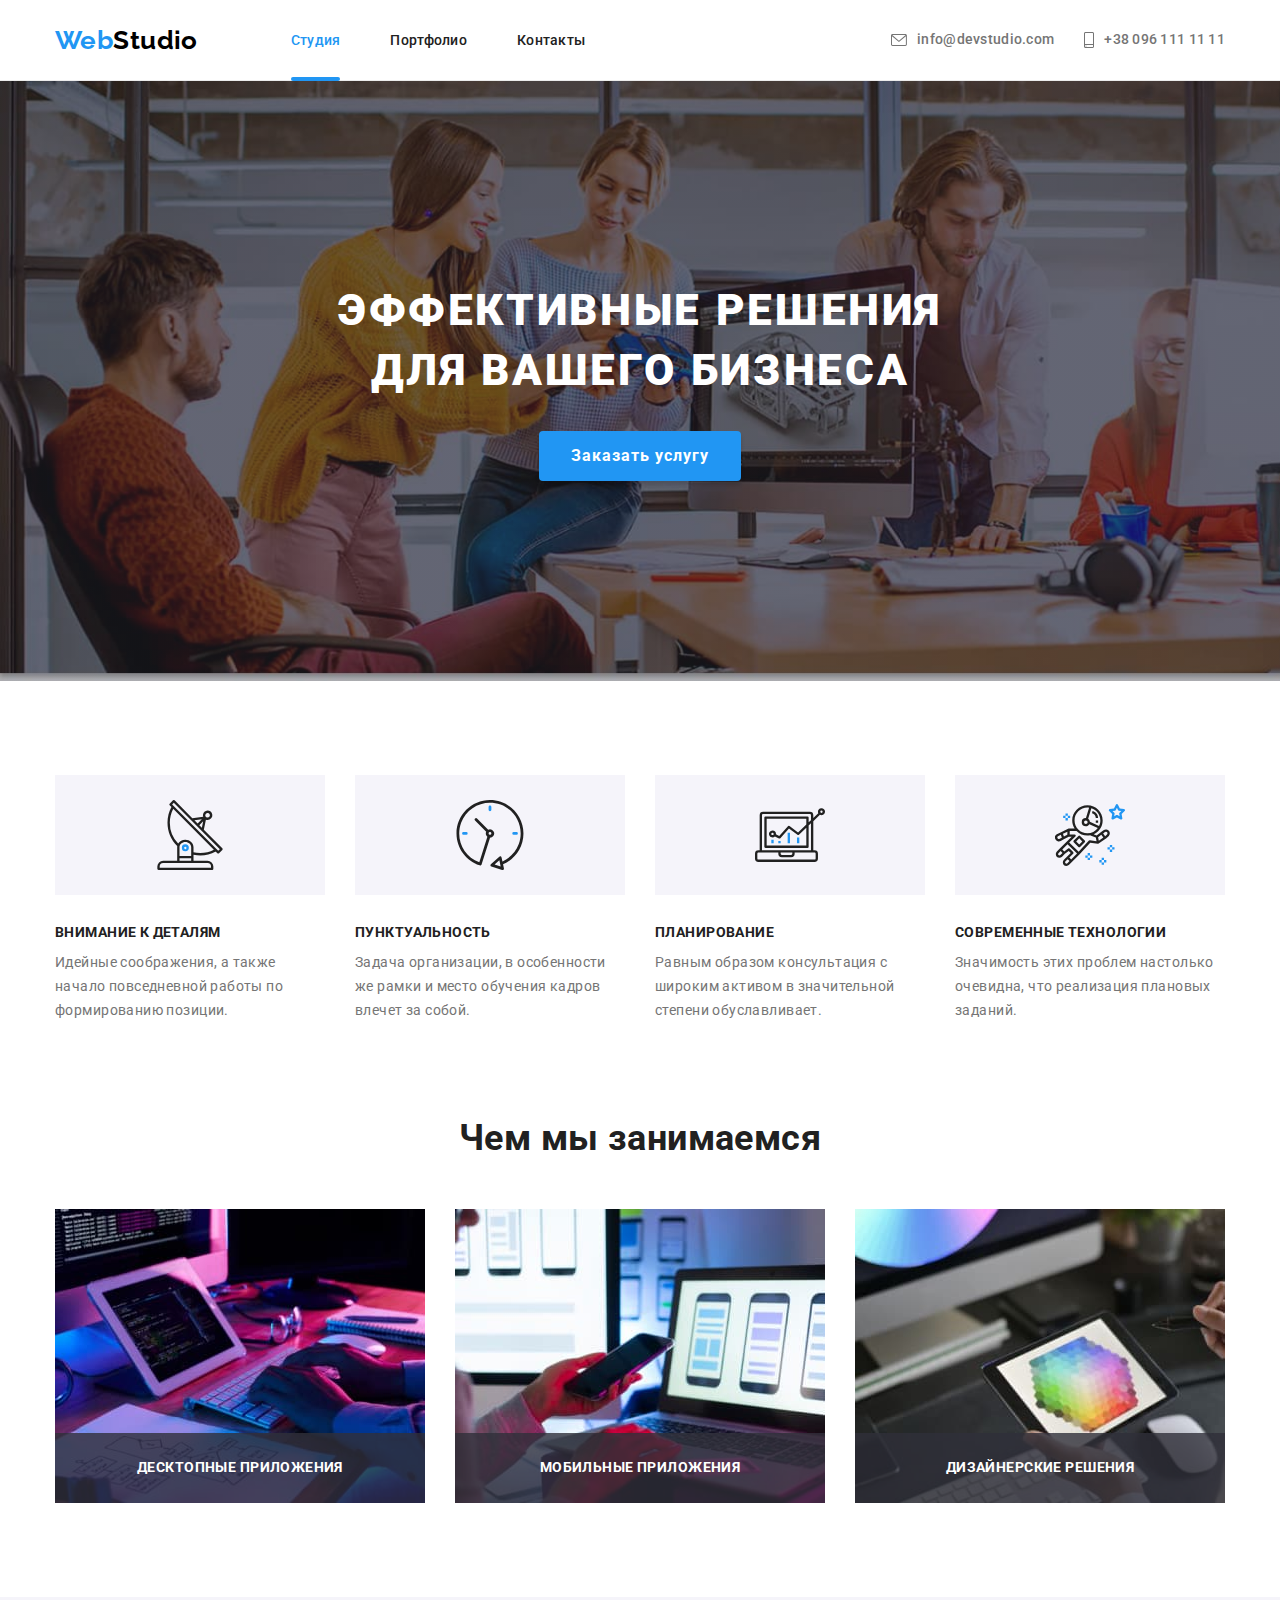
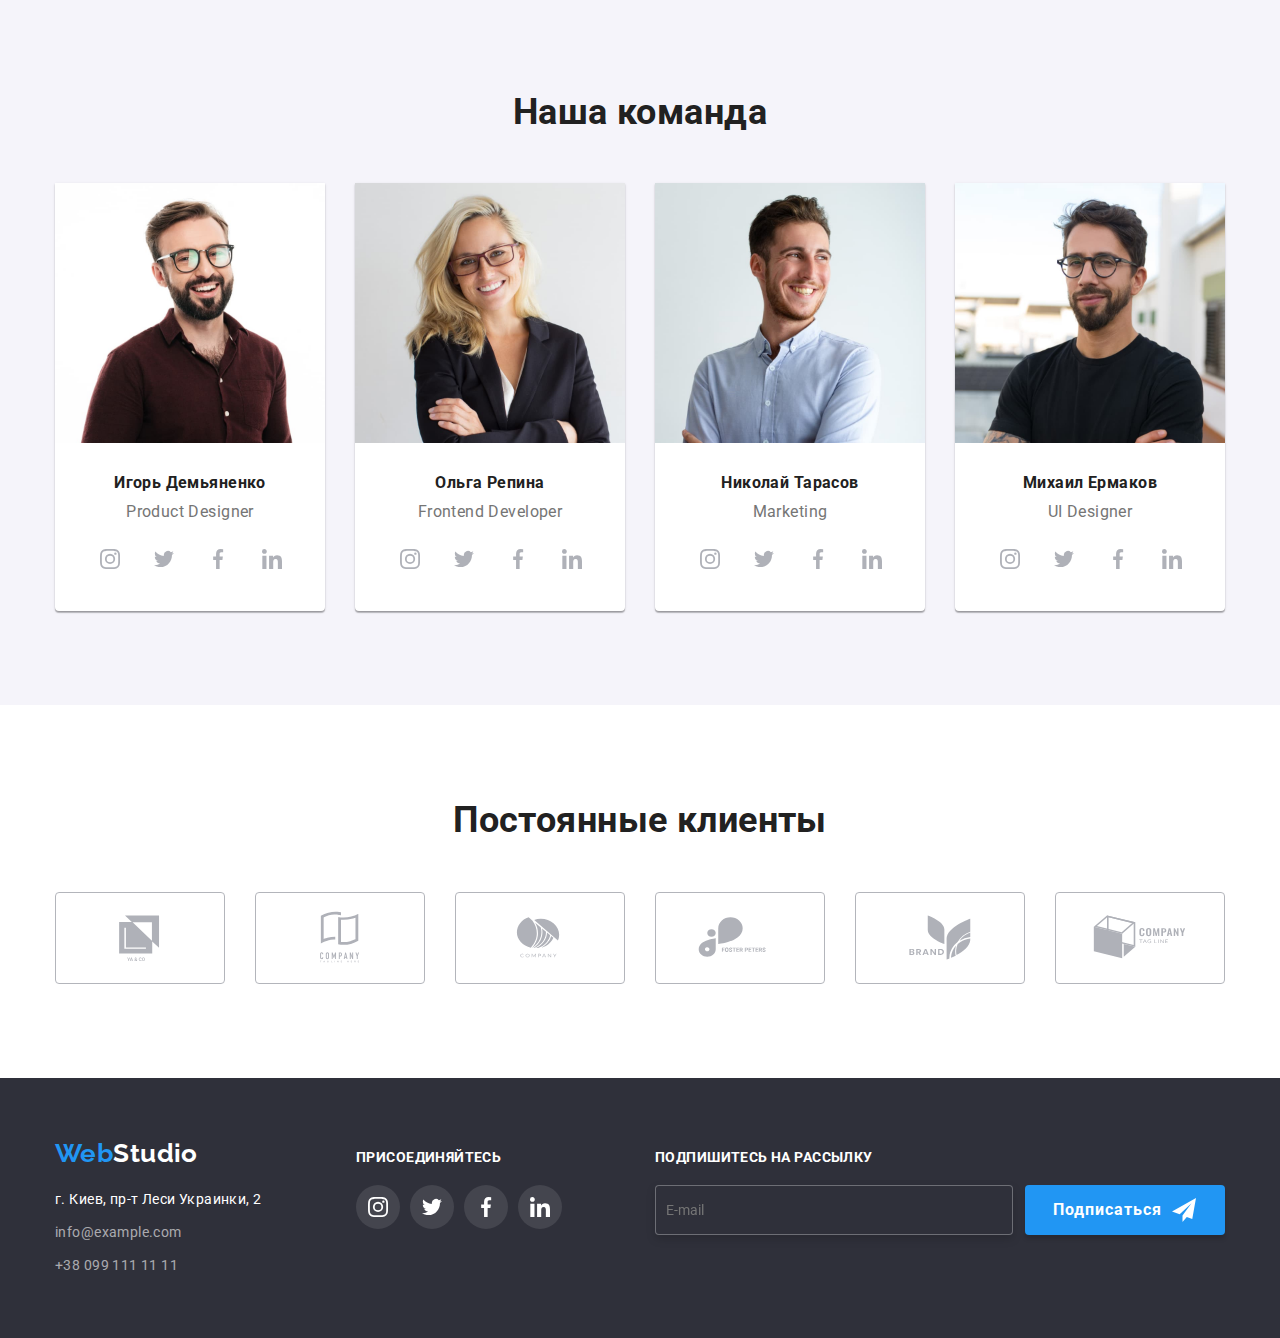
<file: index.html>
<!DOCTYPE html>
<html lang="ru">
<head>
    <meta charset="UTF-8">
    <meta http-equiv="X-UA-Compatible" content="IE=edge">
    <meta name="viewport" content="width=device-width, initial-scale=1.0">
    <title>WebStudio</title>
    <link rel="preconnect" href="https://fonts.googleapis.com">
    <link rel="preconnect" href="https://fonts.gstatic.com" crossorigin>
    <link href="https://fonts.googleapis.com/css2?family=Raleway:wght@700&family=Roboto:wght@400;500;700;900&display=swap" rel="stylesheet">
    <link rel="stylesheet" href="https://cdnjs.cloudflare.com/ajax/libs/modern-normalize/1.1.0/modern-normalize.min.css">
    <link rel="stylesheet" href="./css/main.min.css ">
    
    
</head>
<body>
    <!--Шапка сайта-->
    <header class="header" >
        <div class="container header__container">
        <a class="logo" href="./index.html">Web<span class="logo__accent">Studio</span></a>
    <nav>
        <ul class="site-nav">
            <li class="site-nav__item"><a href="#" class ="site-nav__link site-nav__link--current">Студия</a></li>
            <li class="site-nav__item"><a href="./portfolio.html" class="site-nav__link">Портфолио</a></li>
            <li class="site-nav__item"><a href="#" class="site-nav__link">Контакты</a></li>
        </ul>
    </nav>

        <ul class="contacts-list">
            <li class="contacts-list__item">
                <a href="mailto:info@devstudio.com" class="contacts-list__link">
                     <svg class="contacts-list__icon" width="16" height="12">
                     <use href="./images/icons.svg#icon-envelope"></use>
                    </svg>info@devstudio.com
                </a>
                
            </li>
            <li class="contacts-list__item"><a href="tel:+380961111111" class="contacts-list__link">
                <svg class="contacts-list__icon" width="10" height="16">
                <use href="./images/icons.svg#icon-smartphone"></use>
            </svg>
                +38 096 111 11 11</a></li>
        </ul>
        </div>
    </header>


    <main>
       <!--Герой-->
        <section class="hero">
            <h1 class="hero__title">Эффективные решения <br> для вашего бизнеса</h1>
            <button data-modal-open type ="button" class="hero__button">Заказать услугу</button>
        </section>
       
        <!--Преимущества-->
        
        <section class="section">
            <div class="container">
                <h2 class="hidden-title">Преимущества</h2>

                <ul class="quality">
                    <li class="quality__item ">
                        <div class="quality__thumb">
                        <svg width="70" height="70">
                        <use href="./images/icons.svg#icon-antenna"></use>
                        </svg>
                        </div>
                         <h3 class="quality__title">Внимание к деталям</h3>
                        <p class="quality__text"> Идейные соображения, а также начало повседневной работы по формированию позиции.</p>
                    </li>

                    <li class="quality__item ">
                        <div class="quality__thumb">
                            <svg width="70" height="70">
                                <use href="./images/icons.svg#icon-clock"></use>
                            </svg>
                        </div>
                        <h3 class="quality__title">Пунктуальность</h3> 
                        <p class="quality__text">Задача организации, в особенности же рамки и место обучения кадров влечет за собой.</p>
                    </li>

                    <li class="quality__item ">
                        <div class="quality__thumb">
                            <svg width="70" height="70">
                                <use href="./images/icons.svg#icon-diagram"></use>
                            </svg>
                        </div>
                        <h3 class="quality__title">Планирование</h3>
                        <p class="quality__text">Равным образом консультация с широким активом в значительной степени обуславливает.</p>
                    </li>

                    <li class="quality__item ">
                        <div class="quality__thumb">
                            <svg  width="70" height="70">
                                <use href="./images/icons.svg#icon-astronaut"></use>
                            </svg>
                        </div>
                        <h3 class="quality__title">Современные технологии</h3>
                        <p class="quality__text"> Значимость этих проблем настолько очевидна, что реализация плановых заданий. </p>
                    </li>
                </ul>
           </div>
        </section>
       
      <!--Наши услуги-->
        <section class="section section--no-padding">
            <div class="container">
             <h2 class="section__title">Чем мы занимаемся</h2>
             <ul class="works">
                 <li class="works__item"><img src="./images/box1.jpg" alt="разработка сайта" width="370" height="294"/>
                    <div class="works__overlay">
                        <p class="works__text">Десктопные приложения</p>
                    </div>
                </li>

                 <li class="works__item"><img src="./images/box2.jpg" alt="разработка мобильных приложений" width="370" height="294"/>
                    <div class="works__overlay">
                        <p class="works__text">Мобильные приложения</p>
                    </div>
                </li> 

                 <li class="works__item"><img src="./images/box3.jpg" alt="разработка дизайна" width="370" height="294"/>
                    <div class="works__overlay">
                        <p class="works__text">Дизайнерские решения</p>
                    </div>
                </li>    
             </ul>
            </div> 
        </section>

        <!--Наша команда-->
        <section class="section section--background">
            <div class="container">
                <h2 class="section__title">Наша команда</h2>
                <ul class="team">
                    <li class="team__item">
                        <img src="./images/img4.jpg" alt="фото Игоря Демьяненка" width="270" height="260"/>
                        <div class="team__card">
                        <h3 class="team__title">Игорь Демьяненко</h3>
                        <p class="team__description">Product Designer</p>

                    <ul class="socialnets">
                        <li class="socialnets__item">
                            <a href="#" class="socialnets__link">
                               <svg class="socialnets__icon" width="20" height="20">
                                 <use href="./images/icons.svg#icon-instagram"></use>
                                </svg> 
                            </a>
                        </li>
                            
                        <li class="socialnets__item">
                            <a href="#" class="socialnets__link">
                                <svg class="socialnets__icon" width="20" height="20">
                                    <use href="./images/icons.svg#icon-twitter"></use>
                                </svg>
                            </a>
                        </li>

                        <li class="socialnets__item">
                            <a href="#" class="socialnets__link">
                                <svg class="socialnets__icon" width="20" height="20">
                                    <use href="./images/icons.svg#icon-facebook"></use>
                                </svg>
                            </a>
                        </li>
                                
                        <li class="socialnets__item">
                            <a href="#" class="socialnets__link">
                                 <svg class="socialnets__icon" width="20" height="20">
                                     <use href="./images/icons.svg#icon-linkedin"></use>
                                 </svg>
                            </a>
                        </li>
                    </ul>    
                 </div>
                 </li>

                     <li class="team__item">
                        <img src="./images/img5.jpg" alt="фото Ольги Репиной" width="270" height="260"/>
                        <div class="team__card">
                            <h3 class="team__title">Ольга Репина</h3>
                            <p class="team__description">Frontend Developer</p>
                                <ul class="socialnets">
                                    <li class="socialnets__item">
                                        <a href="#" class="socialnets__link">
                                            <svg class="socialnets__icon" width="20" height="20">
                                                <use href="./images/icons.svg#icon-instagram"></use>
                                            </svg>
                                        </a>
                                    </li>
                                
                                    <li class="socialnets__item">
                                        <a href="#" class="socialnets__link">
                                            <svg class="socialnets__icon" width="20" height="20">
                                                <use href="./images/icons.svg#icon-twitter"></use>
                                            </svg>
                                        </a>
                                    </li>
                                
                                    <li class="socialnets__item">
                                        <a href="#" class="socialnets__link">
                                            <svg class="socialnets__icon" width="20" height="20">
                                                <use href="./images/icons.svg#icon-facebook"></use>
                                            </svg>
                                        </a>
                                    </li>
                                
                                    <li class="socialnets__item">
                                        <a href="#" class="socialnets__link">
                                            <svg class="socialnets__icon" width="20" height="20">
                                                <use href="./images/icons.svg#icon-linkedin"></use>
                                            </svg>
                                        </a>
                                    </li>
                                </ul>
                         </div>
                    </li>
                        
                    <li class="team__item">
                         <img src="./images/img6.jpg" alt="фото Николая Тарасова" width="270" height="260"/>
                        <div class="team__card">
                            <h3 class="team__title">Николай Тарасов</h3>
                            <p class="team__description">Marketing</p>
                            <ul class="socialnets">
                               <li class="socialnets__item">
                                    <a href="#" class="socialnets__link">
                                    <svg class="socialnets__icon" width="20" height="20">
                                    <use href="./images/icons.svg#icon-instagram"></use>
                                </svg> 
                            </a>
                            </li>
                            
                                <li class="socialnets__item">
                                    <a href="#" class="socialnets__link">
                                        <svg class="socialnets__icon" width="20" height="20">
                                            <use href="./images/icons.svg#icon-twitter"></use>
                                        </svg>
                                    </a>
                                </li>

                                <li class="socialnets__item">
                                    <a href="#" class="socialnets__link">
                                        <svg class="socialnets__icon" width="20" height="20">
                                            <use href="./images/icons.svg#icon-facebook"></use>
                                        </svg>
                                    </a>
                                </li>
                                
                                <li class="socialnets__item">
                                    <a href="#" class="socialnets__link">
                                        <svg class="socialnets__icon" width="20" height="20">
                                            <use href="./images/icons.svg#icon-linkedin"></use>
                                        </svg>
                                    </a>
                                </li>
                            </ul>    
                        </div>
                    </li>
                        
                    <li class="team__item">
                        <img src="./images/img7.jpg" alt="фото Михаила Ермакова" width="270" height="260"/>
                        <div class="team__card">
                            <h3 class="team__title">Михаил Ермаков</h3>
                            <p class="team__description">UI Designer</p>
                            <ul class="socialnets">
                                <li class="socialnets__item">
                                    <a href="#" class="socialnets__link">
                                        <svg class="socialnets__icon" width="20" height="20">
                                            <use href="./images/icons.svg#icon-instagram"></use>
                                        </svg>
                                    </a>
                                </li>
                            
                                <li class="socialnets__item">
                                    <a href="#" class="socialnets__link">
                                        <svg class="socialnets__icon" width="20" height="20">
                                            <use href="./images/icons.svg#icon-twitter"></use>
                                        </svg>
                                    </a>
                                </li>
                            
                                <li class="socialnets__item">
                                    <a href="#" class="socialnets__link">
                                        <svg class="socialnets__icon" width="20" height="20">
                                            <use href="./images/icons.svg#icon-facebook"></use>
                                        </svg>
                                    </a>
                                </li>
                            
                                <li class="socialnets__item">
                                    <a href="#" class="socialnets__link">
                                        <svg class="socialnets__icon" width="20" height="20">
                                            <use href="./images/icons.svg#icon-linkedin"></use>
                                        </svg>
                                    </a>
                                </li>
                            </ul>
                        </div>
                    </li>
             </ul>
        </div>
    </section>

    <!--Клиенты-->

    <section class="section">
        <div class="container">
            <h2 class="section__title">Постоянные клиенты</h2>
            
            <ul class="clients">
                <li class="clients__item">
                    <a href="#" class="clients__link">
                        <svg class="clients__icon" width="160" height="60">
                            <use href="./images/icons.svg#icon-Logo1"></use> 
                        </svg>
                    </a>
                </li>

                <li class="clients__item">
                    <a href="#" class="clients__link">
                        <svg class="clients__icon" width="160" height="60">
                            <use href="./images/icons.svg#icon-Logo2"></use> </svg>
                    </a>
                </li>

                <li class="clients__item">
                    <a href="#" class="clients__link">
                        <svg class="clients__icon" width="160" height="60">
                            <use href="./images/icons.svg#icon-Logo3"></use></svg>
                    </a>
                </li>

                <li class="clients__item">
                    <a href="#" class="clients__link">
                        <svg class="clients__icon" width="160" height="60">
                            <use href="./images/icons.svg#icon-Logo4"></use></svg>
                    </a>
                </li>

                <li class="clients__item">
                    <a href="#" class="clients__link">
                        <svg class="clients__icon" width="160" height="60">
                            <use href="./images/icons.svg#icon-Logo5"></use></svg>
                    </a>
                </li>

                <li class="clients__item">
                    <a href="#" class="clients__link">
                        <svg class="clients__icon" width="160" height="60">
                            <use href="./images/icons.svg#icon-Logo6"></use></svg>
                    </a>
                </li>
            </ul>
        </div>
    
    </section>



    </main>

    <!--Футер-->
    <footer class="footer">
        <div class="container footer-container">
            <div>
                <a class="logo footer-logo" href= "./index.html">Web<span class="logo__accent logo__accent--reverse">Studio</span></a>
                    <address>
                        <ul class="address">
                            <li class="address__item"><span class="address__letter">г. Киев, пр-т Леси Украинки, 2</span></li>
                            <li class="address__item"><a href="#" class="address__link">info@example.com</a></li>
                            <li class="address__item"><a href="#" class="address__link">+38 099 111 11 11</a></li>    
                        </ul>
                    </address>
            </div>
       

    <div class="accession">
        <p class="accession__text">Присоединяйтесь</p>
        <ul class="socials">
            <li class="socials__item">
                <a href="#" class="socials__link">
                    <svg class="socials__icon" width="20" height="20">
                        <use href="./images/icons.svg#icon-instagram"></use>
    	            </svg>
                 </a>
          </li>
    
          <li class="socials__item">
                <a href="#" class="socials__link">
                    <svg class="socials__icon" width="20" height="20">
                        <use href="./images/icons.svg#icon-twitter"></use>
    	            </svg>
                </a>
          </li>
    
          <li class="socials__item">
                <a href="#" class="socials__link">
                    <svg class="socials__icon" width="20" height="20">
                        <use href="./images/icons.svg#icon-facebook"></use>
    	           </svg>
                 </a>
          </li>
    
          <li class="socials__item">
                <a href="#" class="socials__link">
                    <svg class="socials__icon" width="20" height="20">
                        <use href="./images/icons.svg#icon-linkedin"></use>
    	           </svg>
                </a>
          </li>
        </ul>
    </div>

    <div class="subscription">
        <p class="subscription__text">Подпишитесь на рассылку</p>
        <form class="subscription__form">
            <label class="subscription__label"></label> 
            <input type="email" name="email" placeholder="E-mail" id="e-mail" class="subscription__input" autocomplete="on"/>

            <button type="submit" class="subscription__button">Подписаться
            <svg class="subscription__icon" width="24" height="24">
                <use href="./images/icons.svg#icon-icon-send-1"></use>
           </svg>
        </button>
           </form>
    </div>

    </div>
    
</footer>

  <!--Модальное окно-->  
  <div class= "backdrop is-hidden" data-modal>
      <div class="modal">
          <button type="button" class="modal__button--close" data-modal-close>
              <svg class="modal__icon--close" width="18" height="18">
                  <use href="./images/icons.svg#icon-close-black-18dp-2-1-2"></use>
              </svg>
          </button>
        <p class="modal__title">Оставьте свои данные, мы вам перезвоним</p>
        
        <form class="modal-form">
            
            <div class="form-field">
              <label for="name" class="form-field__label">Имя</label>
              <input type="text" name="name" id="name" class="form-field__input"/>
                <svg class="form-field__icon" width="18" height="18">
                    <use href="./images/icons.svg#icon-person-black-18dp-1-1"></use>
                </svg>
            </div>
             
            <div class="form-field">
              <label for="tel" class="form-field__label">Телефон</label>
              <input type="tel" name="tel" id="tel" class="form-field__input"/>
                <svg class="form-field__icon" width="18" height="18">
                    <use href="./images/icons.svg#icon-phone-black-18dp-1-1"></use>
                </svg>
            </div>

            <div class="form-field">
              <label for="email" class="form-field__label">Почта</label>
              <input type="email" name="email" id="email" class="form-field__input" required/>
                <svg class="form-field__icon" width="18" height="18">
                    <use href="./images/icons.svg#icon-email-black-18dp-1-1"></use>
                </svg>
            </div>

            <div class="form-field comment">
              <label for="comment" class="form-field__label">Комментарий</label>
              <textarea class="form-field__text" name="comment" id="comment"  rows="8" placeholder="Введите текст"></textarea>
            </div>

            <label class="agreement">
                <input class="agreement__checkbox" type="checkbox" name="policy" id="policy"/>
                <span class="agreement__icon"></span>
                Соглашаюсь с рассылкой и принимаю<a href="#" class="agreement__link">Условия договора</a>
            </label>
              <button class="agreement__button" type="submit">Отправить</button>
      </form >
          
    </div>

</div>
  
<script src="./js/modal.js"></script>
</body>

</html>
</file>
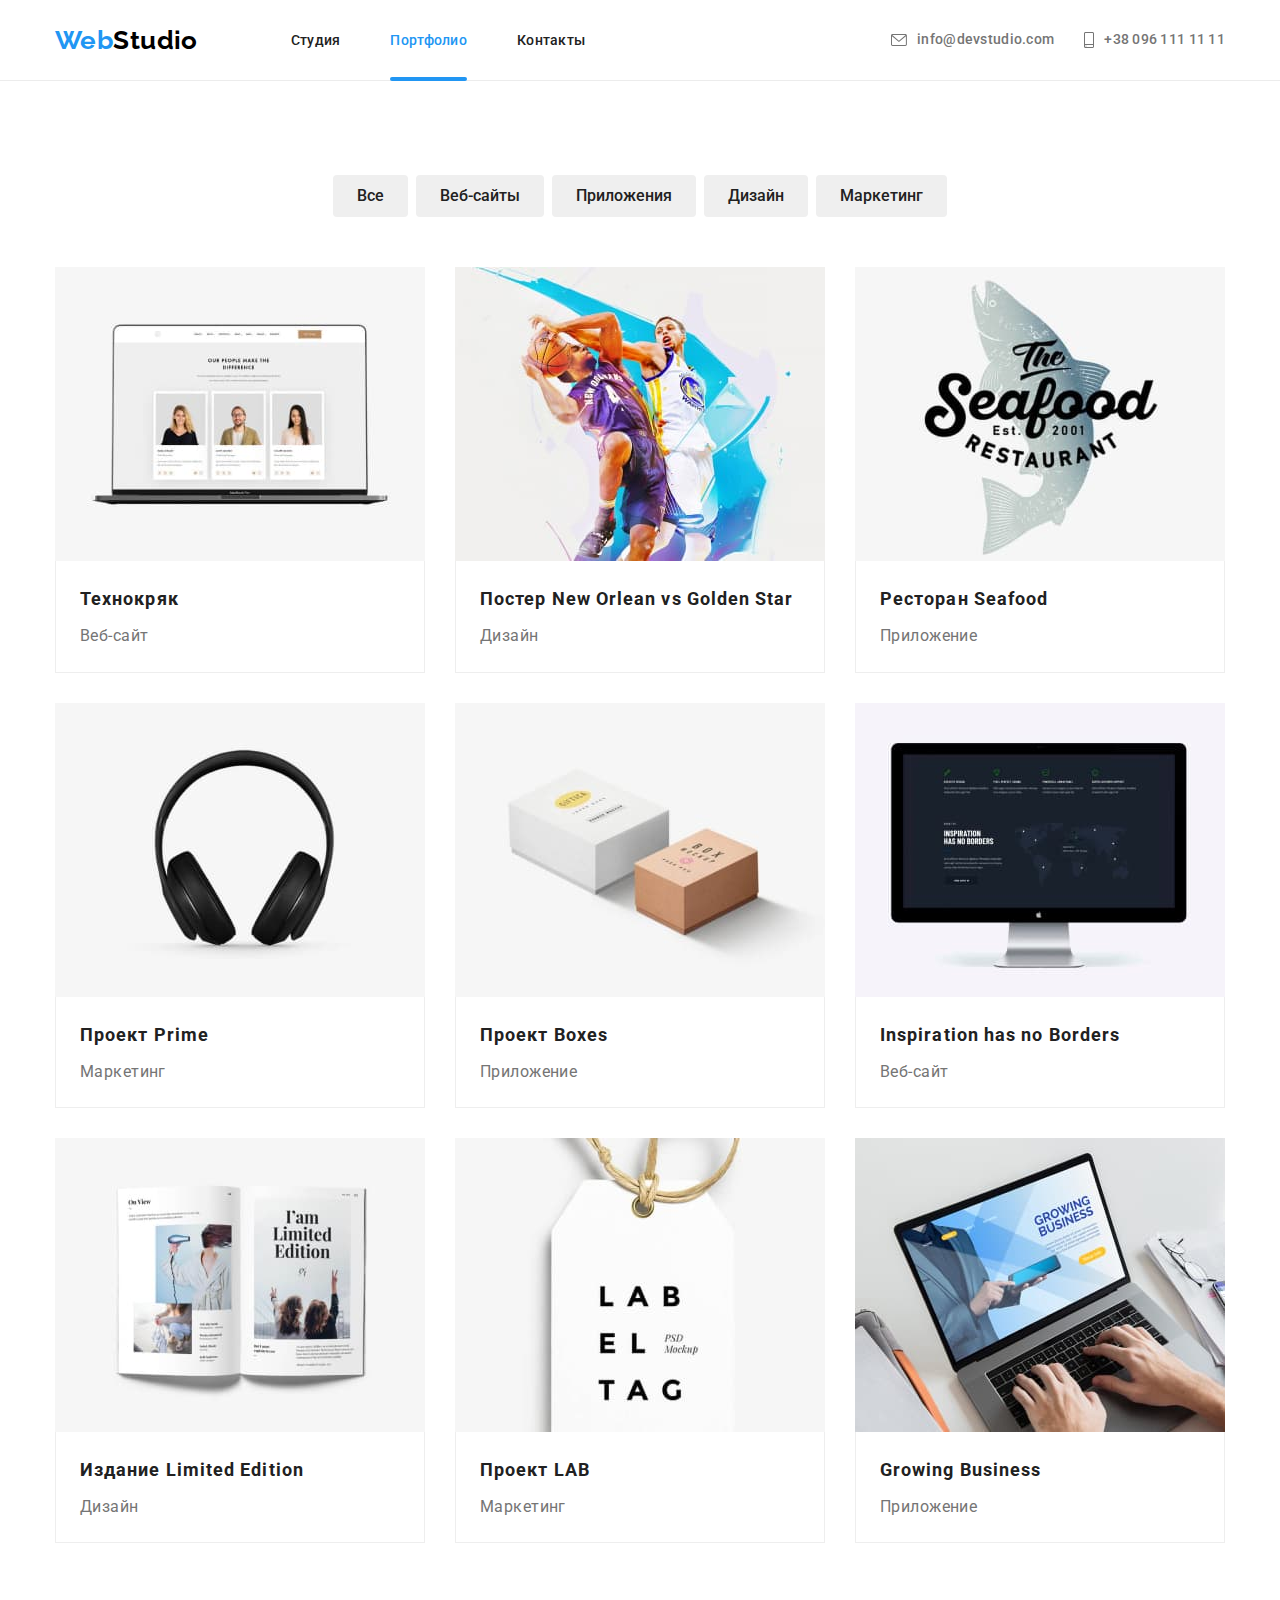
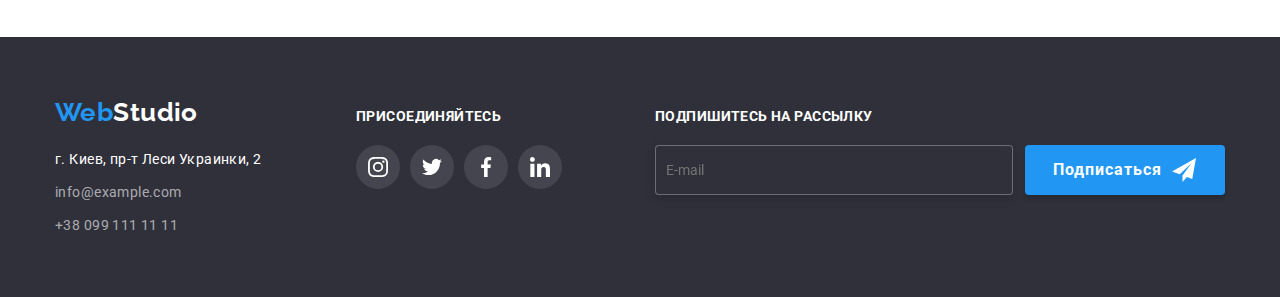
<file: portfolio.html>
<!DOCTYPE html>
<html lang="en">
<head>
    <meta charset="UTF-8">
    <meta http-equiv="X-UA-Compatible" content="IE=edge">
    <meta name="viewport" content="width=device-width, initial-scale=1.0">
    <title>Portfolio</title>
    <link rel="preconnect" href="https://fonts.googleapis.com">
    <link rel="preconnect" href="https://fonts.gstatic.com" crossorigin>
    <link href="https://fonts.googleapis.com/css2?family=Raleway:wght@700&family=Roboto:wght@400;500;700;900&display=swap" rel="stylesheet">
    <link rel="stylesheet" href="https://cdnjs.cloudflare.com/ajax/libs/modern-normalize/1.1.0/modern-normalize.min.css">
    <link rel="stylesheet" href="./css/main.min.css ">
    
</head>
<body class="page">
<!--Шапка сайта-->
<header class="header">
    <div class="container header__container">
        <a class="logo" href="./index.html">Web<span class="logo__accent">Studio</span></a>
        <nav>
            <ul class="site-nav">
                <li class="site-nav__item"><a href="./index.html" class="site-nav__link">Студия</a></li>
                <li class="site-nav__item"><a href="./portfolio.html" class="site-nav__link site-nav__link--current">Портфолио</a></li>
                <li class="site-nav__item"><a href="#" class="site-nav__link">Контакты</a></li>
            </ul>
        </nav>

        <ul class="contacts-list">
            <li class="contacts-list__item">
                <a href="mailto:info@devstudio.com" class="contacts-list__link">
                    <svg class="contacts-list__icon" width="16" height="12">
                        <use href="./images/icons.svg#icon-envelope"></use>
                    </svg>info@devstudio.com
                </a>

            </li>
            <li class="contacts-list__item"><a href="tel:+380961111111" class="contacts-list__link">
                    <svg class="contacts-list__icon" width="10" height="16">
                        <use href="./images/icons.svg#icon-smartphone"></use>
                    </svg>
                    +38 096 111 11 11</a></li>
        </ul>
    </div>
</header>


<main>
    <!--Портфолио работ-->
    <section class="section">
        <div class="container">
        <h1 class="hidden-title">Портфолио работ</h1>
            <ul class="filter">
                <li class="filter__item"><button type="button" class="filter__button">Все</button></li>
                <li class="filter__item"><button type="button" class="filter__button">Веб-сайты</button></li>
                <li class="filter__item"><button type="button" class="filter__button">Приложения</button></li>
                <li class="filter__item"><button type="button" class="filter__button">Дизайн</button></li>
                <li class="filter__item"><button type="button" class="filter__button">Маркетинг</button></li>
            </ul>
        

        
        <ul class="portfolio">
            <li class=" portfolio__item">
                <a href="#" class="product-card">
                    <div class="product-card__thumb">
                    <img src="./images/img8.jpg" alt="веб-сайт" width="370"/>
                    <div class="product-card__overlay">
                            <p class="product-card__description">Технокряк это современная площадка распространения коронавируса. 
                                Компании используют эту платформу для цифрового шпионажа и атак на защищённые сервера конкурентов.</p>
                        </div>
                    </div>
                   
                    <div class="product-card__content">
                        <h2 class="product-card__title">Технокряк</h2>
                        <p class="product-card__text">Веб-сайт</p>
                    </div>
                </a>
            
           </li>    
            
            <li class="portfolio__item">
                <a href="#" class="product-card">
                    <div class="product-card__thumb">
                    <img src="./images/img9.jpg" alt="баскетбол" width="370"/>
                    <div class="product-card__overlay">
                    <p class="product-card__description">Технокряк это современная площадка распространения коронавируса.
                        Компании используют эту платформу для цифрового шпионажа и атак на защищённые сервера конкурентов.</p>
                    </div>
                    </div>

                    <div class="product-card__content">
                        <h2 class="product-card__title">Постер New Orlean vs Golden Star</h2>
                        <p class="product-card__text">Дизайн</p>
                    </div>
                
                </a>
            </li>
            <li class="portfolio__item">
                <a href="#" class="product-card">
                    <div class="product-card__thumb">
                    <img src="./images/img10.jpg" alt="логотип ресторана" width="370"/>
                    <div class="product-card__overlay">
                        <p class="product-card__description">Технокряк это современная площадка распространения коронавируса.
                            Компании используют эту платформу для цифрового шпионажа и атак на защищённые сервера конкурентов.</p>
                    </div>
                    </div>
                    
                    <div class="product-card__content">
                        <h2 class="product-card__title">Ресторан Seafood</h2>
                        <p class="product-card__text" >Приложение</p>
                    </div>
                </a>
            </li>

            <li class="portfolio__item">
                <a href="#" class="product-card">
                    <div class="product-card__thumb">
                    <img src="./images/img11.jpg" alt="наушники" width="370"/>
                    <div class="product-card__overlay">
                        <p class="product-card__description">Технокряк это современная площадка распространения коронавируса.
                            Компании используют эту платформу для цифрового шпионажа и атак на защищённые сервера конкурентов.</p>
                    </div>
                    </div>

                    <div class="product-card__content">
                        <h2 class="product-card__title">Проект Prime</h2>
                        <p class="product-card__text">Маркетинг</p>
                    </div>
                </a>    
            </li>
            <li class="portfolio__item">
                <a href="#" class="product-card">
                    <div class="product-card__thumb">
                    <img src="./images/img12.jpg" alt="боксы" width="370"/>
                    <div class="product-card__overlay">
                        <p class="product-card__description">Технокряк это современная площадка распространения коронавируса.
                            Компании используют эту платформу для цифрового шпионажа и атак на защищённые сервера конкурентов.</p>
                    </div>
                    </div>

                    <div class="product-card__content">
                        <h2 class="product-card__title">Проект Boxes</h2>
                        <p class="product-card__text" >Приложение</p>
                    </div>
                </a>
            </li>
            <li class="portfolio__item">
                <a href="#" class="product-card">
                    <div class="product-card__thumb">
                    <img src="./images/img13.jpg" alt="компьютер" width="370"/>
                <div class="product-card__overlay">
                    <p class="product-card__description">Технокряк это современная площадка распространения коронавируса.
                        Компании используют эту платформу для цифрового шпионажа и атак на защищённые сервера конкурентов.</p>
                </div>
                </div>  

                <div class="product-card__content">
                        <h2 class="product-card__title" >Inspiration has no Borders</h2>
                        <p class="product-card__text">Веб-сайт</p>
                    </div>    
                </a>
            </li>

            <li class="portfolio__item">
                <a href="#" class="product-card">
                    <div class="product-card__thumb">
                    <img src="./images/img14.jpg" alt="книга" width="370"/>
                    <div class="product-card__overlay">
                        <p class="product-card__description">Технокряк это современная площадка распространения коронавируса.
                            Компании используют эту платформу для цифрового шпионажа и атак на защищённые сервера конкурентов.</p>
                    </div>
                    </div>

                    <div class="product-card__content">
                        <h2 class="product-card__title">Издание Limited Edition</h2>
                        <p class="product-card__text">Дизайн</p>
                    </div>    
                </a>
            </li>

            <li class="portfolio__item">
                <a href="#" class="product-card">
                    <div class="product-card__thumb">
                    <img src="./images/img15.jpg" alt="этикетка" width="370"/>
                    <div class="product-card__overlay">
                        <p class="product-card__description">Технокряк это современная площадка распространения коронавируса.
                            Компании используют эту платформу для цифрового шпионажа и атак на защищённые сервера конкурентов.</p>
                    </div>
                    </div>

                    <div class="product-card__content">
                        <h2 class="product-card__title">Проект LAB</h2>
                        <p class="product-card__text">Маркетинг</p>
                    </div>    
                </a>
            </li>

             <li class="portfolio__item">
                <a href="#" class="product-card">
                    <div class="product-card__thumb">
                    <img src="./images/img16.jpg" alt="ноутбук" width="370"/>
                    <div class="product-card__overlay">
                        <p class="product-card__description">Технокряк это современная площадка распространения коронавируса.
                            Компании используют эту платформу для цифрового шпионажа и атак на защищённые сервера конкурентов.</p>
                    </div>
                    </div>

                    <div class="product-card__content">
                        <h2 class="product-card__title">Growing Business</h2>
                        <p class="product-card__text">Приложение</p>
                    </div>
                </a>
            </li>
        </ul>
    </div>
    </section>

</main>

<!--Футер-->
<footer class="footer">
    <div class="container footer-container">
        <div>
            <a class="logo footer-logo" href="./index.html">Web<span
                    class="logo__accent logo__accent--reverse">Studio</span></a>
            <address>
                <ul class="address">
                    <li class="address__item"><span class="address__letter">г. Киев, пр-т Леси Украинки, 2</span></li>
                    <li class="address__item"><a href="#" class="address__link">info@example.com</a></li>
                    <li class="address__item"><a href="#" class="address__link">+38 099 111 11 11</a></li>
                </ul>
            </address>
        </div>


        <div class="accession">
            <p class="accession__text">Присоединяйтесь</p>
            <ul class="socials">
                <li class="socials__item">
                    <a href="#" class="socials__link">
                        <svg class="socials__icon" width="20" height="20">
                            <use href="./images/icons.svg#icon-instagram"></use>
                        </svg>
                    </a>
                </li>

                <li class="socials__item">
                    <a href="#" class="socials__link">
                        <svg class="socials__icon" width="20" height="20">
                            <use href="./images/icons.svg#icon-twitter"></use>
                        </svg>
                    </a>
                </li>

                <li class="socials__item">
                    <a href="#" class="socials__link">
                        <svg class="socials__icon" width="20" height="20">
                            <use href="./images/icons.svg#icon-facebook"></use>
                        </svg>
                    </a>
                </li>

                <li class="socials__item">
                    <a href="#" class="socials__link">
                        <svg class="socials__icon" width="20" height="20">
                            <use href="./images/icons.svg#icon-linkedin"></use>
                        </svg>
                    </a>
                </li>
            </ul>
        </div>

        <div class="subscription">
            <p class="subscription__text">Подпишитесь на рассылку</p>
            <form class="subscription__form">
                <label class="subscription__label"></label>
                <input type="email" name="email" placeholder="E-mail" id="e-mail" class="subscription__input"
                    autocomplete="on" />

                <button type="submit" class="subscription__button">Подписаться
                    <svg class="subscription__icon" width="24" height="24">
                        <use href="./images/icons.svg#icon-icon-send-1"></use>
                    </svg>
                </button>
            </form>
        </div>

    </div>

</footer>


</body>

</html>
</file>
<file: css/main.min.css>
body{font-family:Roboto, sans-serif;color:#757575;background-color:#fff;font-size:14px;letter-spacing:0.03em}ul{margin:0;padding:0;list-style:none}a{display:block}h1,h2,h3,p{margin:0}img{display:block;width:100%;height:auto}.container{width:1200px;padding-right:15px;padding-left:15px;margin-right:auto;margin-left:auto}.section{padding-top:94px;padding-bottom:94px}.section__title{color:#212121;font-size:36px;line-height:1.17;text-align:center;font-weight:700;margin:0 0 50px 0}.header{border-bottom:1px solid #ececec}.header__container{display:-webkit-box;display:-ms-flexbox;display:flex;-webkit-box-align:center;-ms-flex-align:center;align-items:center}.logo{font-family:'Raleway', sans-serif;color:#2196f3;text-decoration:none;font-size:26px;line-height:1.19;font-weight:700;margin-right:93px}.logo__accent{color:#000}.logo__accent--reverse{color:#fff}.site-nav{display:-webkit-box;display:-ms-flexbox;display:flex}.site-nav__item{margin-right:50px}.site-nav__item:last-child{margin-right:0px}.site-nav__link{font-weight:500;color:#212121;line-height:1.17;text-decoration:none;padding-top:32px;padding-bottom:32px;letter-spacing:0.02em;position:relative;-webkit-transition:ocolor 250ms cubic-bezier(0.4, 0, 0.2, 1);transition:ocolor 250ms cubic-bezier(0.4, 0, 0.2, 1)}.site-nav__link:hover,.site-nav__link:focus{color:#2196f3;cursor:pointer}.site-nav__link.site-nav__link--current{color:#2196f3}.site-nav__link.site-nav__link--current::after{content:'';position:absolute;left:0;bottom:-1px;width:100%;height:4px;border-radius:2px;background-color:#2196f3}.contacts-list{margin-left:auto;display:-webkit-box;display:-ms-flexbox;display:flex}.contacts-list__item+.contacts-list__item{margin-left:30px}.contacts-list__link{font-weight:500;color:#757575;line-height:1.14;letter-spacing:0.02em;text-decoration:none;display:-webkit-box;display:-ms-flexbox;display:flex;-webkit-box-align:center;-ms-flex-align:center;align-items:center;-webkit-transition:ocolor 250ms cubic-bezier(0.4, 0, 0.2, 1);transition:ocolor 250ms cubic-bezier(0.4, 0, 0.2, 1)}.contacts-list__link:hover,.contacts-list__link:focus{color:#2196f3}.contacts-list__icon{margin-right:10px;fill:currentColor}.contacts-list__link:hover .contacts-list__icon,.contacts-list__link:focus .contacts-list__icon{fill:#2196f3}.hero{background-color:#2f303a;max-width:1600px;min-height:600px;text-align:center;margin-left:auto;margin-right:auto;padding:200px 0;background-image:-webkit-gradient(linear, left top, right top, from(rgba(47,48,58,0.4)), to(rgba(47,48,58,0.4))),url(../images/imgoverlay.jpg);background-image:linear-gradient(to right, rgba(47,48,58,0.4), rgba(47,48,58,0.4)),url(../images/imgoverlay.jpg);background-size:cover;background-repeat:no-repeat}.hero__title{color:#fff;font-size:44px;font-weight:900;line-height:1.36;letter-spacing:0.06em;text-transform:uppercase;width:696px;margin:auto}.hero__button{min-width:200px;height:50px;padding:10px 32px;margin-top:30px;border:transparent;font-weight:700;font-size:16px;letter-spacing:0.06em;line-height:1.88;border-radius:4px;background:#2196f3;color:#fff;-webkit-box-shadow:0px 4px 4px rgba(0,0,0,0.15);box-shadow:0px 4px 4px rgba(0,0,0,0.15);-webkit-transition:background-color 250ms cubic-bezier(0.4, 0, 0.2, 1);transition:background-color 250ms cubic-bezier(0.4, 0, 0.2, 1)}.hero__button:hover,.hero__button:focus{background:#188ce8}.quality{display:-webkit-box;display:-ms-flexbox;display:flex}.quality__item+.quality__item{margin-left:30px}.hidden-title{position:absolute;clip:rect(0 0 0 0);width:1px;height:1px;margin:-1px}.quality__title{color:#212121;font-size:14px;line-height:1.14;font-weight:700;margin-bottom:10px;text-transform:uppercase}.quality__text{line-height:1.71;width:270px}.quality__thumb{display:-webkit-box;display:-ms-flexbox;display:flex;-webkit-box-pack:center;-ms-flex-pack:center;justify-content:center;padding:25px 100px;margin-bottom:30px;background-color:#f5f4fa}.section--no-padding{padding-top:0}.works{display:-webkit-box;display:-ms-flexbox;display:flex}.works__item{position:relative}.works__item+.works__item{margin-left:30px}.works__overlay{display:-webkit-box;display:-ms-flexbox;display:flex;position:absolute;bottom:0;left:0;width:100%;height:70px;-webkit-box-pack:center;-ms-flex-pack:center;justify-content:center;-webkit-box-align:center;-ms-flex-align:center;align-items:center;text-decoration:none;background:rgba(47,48,58,0.8)}.works__text{display:-webkit-box;display:-ms-flexbox;display:flex;font-weight:700;line-height:1.14;text-align:center;text-transform:uppercase;color:#fff}.section--background{background:#f5f4fa}.team{display:-webkit-box;display:-ms-flexbox;display:flex}.team__item{-webkit-box-shadow:0px 1px 3px rgba(0,0,0,0.12),0px 1px 1px rgba(0,0,0,0.14),0px 2px 1px rgba(0,0,0,0.2);box-shadow:0px 1px 3px rgba(0,0,0,0.12),0px 1px 1px rgba(0,0,0,0.14),0px 2px 1px rgba(0,0,0,0.2);border-radius:0px 0px 4px 4px;background:#ffffff}.team__item+.team__item{margin-left:30px}.team__card{padding-top:30px;padding-bottom:30px}.team__title{color:#212121;font-size:16px;line-height:1.19;margin-bottom:10px;text-align:center}.team__description{font-size:16px;line-height:1.19;text-align:center;margin-top:0}.socialnets{display:-webkit-box;display:-ms-flexbox;display:flex;-webkit-box-align:center;-ms-flex-align:center;align-items:center;-webkit-box-pack:center;-ms-flex-pack:center;justify-content:center;margin-top:16px;padding-left:32px;padding-right:30px}.socialnets__item{margin-right:10px}.socialnets__item:last-child{margin-right:0px}.socialnets__link{display:-webkit-box;display:-ms-flexbox;display:flex;-webkit-box-align:center;-ms-flex-align:center;align-items:center;-webkit-box-pack:center;-ms-flex-pack:center;justify-content:center;width:44px;height:44px;background-color:#fff;border-radius:50%;-webkit-transition:background-color 250ms cubic-bezier(0.4, 0, 0.2, 1);transition:background-color 250ms cubic-bezier(0.4, 0, 0.2, 1)}.socialnets__link:hover,.socialnets__link:focus{background-color:#2196f3}.socialnets__icon{fill:#afb1b8;-webkit-transition:fill 250ms cubic-bezier(0.4, 0, 0.2, 1);transition:fill 250ms cubic-bezier(0.4, 0, 0.2, 1)}.socialnets__link:hover .socialnets__icon,.socialnets__link:focus .socialnets__icon{fill:#fff}.clients{display:-webkit-box;display:-ms-flexbox;display:flex}.clients__link{display:-webkit-box;display:-ms-flexbox;display:flex;fill:#afb1b8;padding:16px 32px;border:1px solid #afb1b8f3;border-radius:4px;width:170px;height:92px;margin-right:30px;-webkit-box-pack:center;-ms-flex-pack:center;justify-content:center;-webkit-box-align:center;-ms-flex-align:center;align-items:center;-webkit-box-sizing:border-box;box-sizing:border-box;-webkit-transition:border-color 250ms cubic-bezier(0.4, 0, 0.2, 1),fill 250ms cubic-bezier(0.4, 0, 0.2, 1);transition:border-color 250ms cubic-bezier(0.4, 0, 0.2, 1),fill 250ms cubic-bezier(0.4, 0, 0.2, 1)}.clients__link:hover,.clients__link:focus{border-color:#2196f3}.clients__icon:hover,.clients__icon:focus{fill:#2196f3}.footer{background:#2f303a;padding:60px 0}.footer-container{-webkit-box-align:baseline;-ms-flex-align:baseline;align-items:baseline;display:-webkit-box;display:-ms-flexbox;display:flex}.footer-logo{margin:0px 0px 20px 0px}.address{font-style:normal;width:231px}.address__item{margin-bottom:9px}.address__item:last-child{margin-bottom:0px}.address__letter{color:#fff;font-size:14px;line-height:1.71}.address__link{color:rgba(255,255,255,0.6);font-size:14px;line-height:1.71;text-decoration:none;-webkit-transition:color 250ms cubic-bezier(0.4, 0, 0.2, 1);transition:color 250ms cubic-bezier(0.4, 0, 0.2, 1)}.address__link:focus,.address__link:hover{color:#2196f3}.accession{display:inline-block;margin-left:70px}.accession__text{line-height:1.14;text-transform:uppercase;color:#ffffff;font-style:normal;margin-bottom:20px;font-weight:700;font-size:14px}.socials__icon{fill:#fff}.socials{display:-webkit-box;display:-ms-flexbox;display:flex;-webkit-box-pack:justify;-ms-flex-pack:justify;justify-content:space-between}.socials__item{margin-right:10px}.socials__item:last-child{margin-right:0px}.socials__link{width:44px;height:44px;border-radius:50%;display:-webkit-box;display:-ms-flexbox;display:flex;-webkit-box-align:center;-ms-flex-align:center;align-items:center;-webkit-box-pack:center;-ms-flex-pack:center;justify-content:center;background-color:rgba(255,255,255,0.1);-webkit-transition:background-color 250ms cubic-bezier(0.4, 0, 0.2, 1);transition:background-color 250ms cubic-bezier(0.4, 0, 0.2, 1)}.socials__link:hover,.socials__link:focus{background-color:#2196f3}.subscription{position:relative;display:inline-block;margin-left:93px}.subscription__text{width:219px;font-weight:700;font-size:14px;line-height:1.14;text-transform:uppercase;color:#fff;margin-bottom:20px}.subscription__form{position:relative;display:-webkit-box;display:-ms-flexbox;display:flex;margin-top:0}.subscription__input{width:358px;height:50px;padding-top:15px;padding-bottom:15px;padding-left:10px;outline:none;background-color:#2f303a;border:1px solid rgba(255,255,255,0.3);-webkit-box-sizing:border-box;box-sizing:border-box;border-radius:4px;margin:0;color:#fff;-webkit-filter:drop-shadow(0px 4px 4px rgba(0,0,0,0.15));filter:drop-shadow(0px 4px 4px rgba(0,0,0,0.15))}.subscription__button{display:-webkit-box;display:-ms-flexbox;display:flex;-webkit-box-align:center;-ms-flex-align:center;align-items:center;min-width:200px;height:50px;padding:10px 28px 10px 28px;margin-top:0px;margin-left:12px;border:transparent;font-weight:700;font-size:16px;letter-spacing:0.06em;line-height:1.88;border-radius:4px;background:#2196f3;color:#fff;-webkit-box-shadow:0px 4px 4px rgba(0,0,0,0.15);box-shadow:0px 4px 4px rgba(0,0,0,0.15);-webkit-transition:background-color 250ms cubic-bezier(0.4, 0, 0.2, 1);transition:background-color 250ms cubic-bezier(0.4, 0, 0.2, 1)}.subscription__button:hover,.subscription__button:focus{background:#188ce8}.subscription__icon{margin-left:10px}.backdrop{position:fixed;top:0;left:0;width:100%;height:100%;opacity:1;background-color:rgba(0,0,0,0.2);-webkit-transition:opacity 250ms cubic-bezier(0.4, 0, 0.2, 1);transition:opacity 250ms cubic-bezier(0.4, 0, 0.2, 1)}.backdrop.is-hidden{opacity:0;pointer-events:none}.modal{position:absolute;width:528px;top:50%;left:50%;min-height:581px;min-width:528px;padding:40px;background-color:#fff;-webkit-box-shadow:0px 1px 3px rgba(0,0,0,0.12),0px 1px 1px rgba(0,0,0,0.14),0px 2px 1px rgba(0,0,0,0.2);box-shadow:0px 1px 3px rgba(0,0,0,0.12),0px 1px 1px rgba(0,0,0,0.14),0px 2px 1px rgba(0,0,0,0.2);border-radius:4px;-webkit-transform:translate(-50%, -50%) scale(1);transform:translate(-50%, -50%) scale(1);-webkit-transition:-webkit-transform 250ms cubic-bezier(0.4, 0, 0.2, 1);transition:-webkit-transform 250ms cubic-bezier(0.4, 0, 0.2, 1);transition:transform 250ms cubic-bezier(0.4, 0, 0.2, 1);transition:transform 250ms cubic-bezier(0.4, 0, 0.2, 1), -webkit-transform 250ms cubic-bezier(0.4, 0, 0.2, 1)}.backdrop.is-hidden .modal{-webkit-transform:translate(-50%, -50%) scale(1.1);transform:translate(-50%, -50%) scale(1.1)}.modal__button--close{position:absolute;display:-webkit-box;display:-ms-flexbox;display:flex;width:30px;height:30px;padding:6px;top:8px;right:8px;background-color:#fff;border:1px solid rgba(0,0,0,0.1);border-radius:50%;-webkit-box-sizing:border-box;box-sizing:border-box;-webkit-box-align:center;-ms-flex-align:center;align-items:center;cursor:pointer}.modal__icon--close{width:18px;height:18px;top:0;fill:#000;cursor:pointer;-webkit-transition:fill 250ms cubic-bezier(0.4, 0, 0.2, 1);transition:fill 250ms cubic-bezier(0.4, 0, 0.2, 1)}.modal__icon--close:hover,.modal__icon--close:focus{fill:#2196f3}.modal__title{font-weight:700;font-size:20px;line-height:1.2;margin-bottom:12px;text-align:center;color:#212121}.form-field{display:-webkit-box;display:-ms-flexbox;display:flex;position:relative;-webkit-box-orient:vertical;-webkit-box-direction:normal;-ms-flex-direction:column;flex-direction:column;margin-bottom:10px}.form-field__label{font-size:12px;font-weight:400;margin-bottom:4px;line-height:1.2;letter-spacing:0.01em;color:#757575}.form-field__icon{position:absolute;top:50%;left:12px;-webkit-transition:fill 250ms cubic-bezier(0.4, 0, 0.2, 1);transition:fill 250ms cubic-bezier(0.4, 0, 0.2, 1)}.form-field:focus-within>.form-field__icon{fill:#2196f3}.form-field.comment{margin-bottom:0}.form-field__text::-webkit-input-placeholder{color:rgba(117,117,117,0.5)}.form-field__text:-ms-input-placeholder{color:rgba(117,117,117,0.5)}.form-field__text::-ms-input-placeholder{color:rgba(117,117,117,0.5)}.form-field__text::placeholder{color:rgba(117,117,117,0.5)}.form-field__input{display:block;outline:none;padding-top:11px;padding-bottom:11px;padding-left:12px;width:448px;height:40px;border:1px solid rgba(33,33,33,0.2);-webkit-box-sizing:border-box;box-sizing:border-box;border-radius:2px;cursor:pointer;padding-left:50px;-webkit-transition:border-color 250ms cubic-bezier(0.4, 0, 0.2, 1);transition:border-color 250ms cubic-bezier(0.4, 0, 0.2, 1)}.form-field:focus-within>.form-field__input{border-color:#2196f3}.form-field__text{font-size:12px;line-height:1.2;letter-spacing:0.01em;padding:12px 16px;color:rgba(117,117,117,0.5);border:1px solid rgba(33,33,33,0.2);resize:none;outline:none;-webkit-box-sizing:border-box;box-sizing:border-box;border-radius:4px;-webkit-transition:border-color 250ms cubic-bezier(0.4, 0, 0.2, 1);transition:border-color 250ms cubic-bezier(0.4, 0, 0.2, 1)}.form-field__text::-webkit-input-placeholder{color:rgba(117,117,117,0.5)}.form-field__text:-ms-input-placeholder{color:rgba(117,117,117,0.5)}.form-field__text::-ms-input-placeholder{color:rgba(117,117,117,0.5)}.form-field__text::placeholder{color:rgba(117,117,117,0.5)}.form-field:focus-within>.form-field__text{border-color:#2196f3}.form-field__input[type='text'],.form-field__input[type='tel'],.form-field__input[type='email']{padding-left:42px}.agreement{display:-webkit-box;display:-ms-flexbox;display:flex;position:relative;margin-top:20px;-webkit-box-pack:center;-ms-flex-pack:center;justify-content:center}.agreement__checkbox{position:absolute;-webkit-appearance:none;-moz-appearance:none;appearance:none}.agreement__icon{width:16px;height:15px;margin-right:7px;border:2px solid #212121}.agreement__checkbox:checked+.agreement__icon{background-image:url("../images/Vector-on.svg");background-color:#2196f3;background-size:contain;background-origin:border-box;border-color:#2196f3;border-radius:2px;-webkit-transition:border-color 250ms cubic-bezier(0.4, 0, 0.2, 1);transition:border-color 250ms cubic-bezier(0.4, 0, 0.2, 1)}.agreement__link{color:#2196f3}.agreement__button{display:block;min-width:200px;height:50px;margin-top:30px;margin-left:auto;margin-right:auto;cursor:pointer;border-color:inherit;border:transparent;padding:10px 55px;font-weight:700;font-size:16px;letter-spacing:0.06em;line-height:1.88;border-radius:4px;background:#2196f3;color:#fff;-webkit-box-shadow:0px 4px 4px rgba(0,0,0,0.15);box-shadow:0px 4px 4px rgba(0,0,0,0.15);-webkit-transition:background-color 250ms cubic-bezier(0.4, 0, 0.2, 1);transition:background-color 250ms cubic-bezier(0.4, 0, 0.2, 1)}.agreement__button:hover,.agreement__button:focus{background:#188ce8}.filter{display:-webkit-box;display:-ms-flexbox;display:flex;-webkit-box-pack:center;-ms-flex-pack:center;justify-content:center;margin-bottom:50px}.filter__item{margin-right:8px}.filter__item:last-child{margin-right:0px}.filter__button{color:#212121;font-size:16px;line-height:1.63;text-align:center;padding:6px 22px;border-color:transparent;border-radius:4px;font-weight:500;-webkit-transition:color 250ms cubic-bezier(0.4, 0, 0.2, 1),background-color 250ms cubic-bezier(0.4, 0, 0.2, 1),-webkit-box-shadow 250ms cubic-bezier(0.4, 0, 0.2, 1);transition:color 250ms cubic-bezier(0.4, 0, 0.2, 1),background-color 250ms cubic-bezier(0.4, 0, 0.2, 1),-webkit-box-shadow 250ms cubic-bezier(0.4, 0, 0.2, 1);transition:color 250ms cubic-bezier(0.4, 0, 0.2, 1),background-color 250ms cubic-bezier(0.4, 0, 0.2, 1),box-shadow 250ms cubic-bezier(0.4, 0, 0.2, 1);transition:color 250ms cubic-bezier(0.4, 0, 0.2, 1),background-color 250ms cubic-bezier(0.4, 0, 0.2, 1),box-shadow 250ms cubic-bezier(0.4, 0, 0.2, 1),-webkit-box-shadow 250ms cubic-bezier(0.4, 0, 0.2, 1)}.filter__button:hover,.filter__button:focus{color:#fff;background-color:#2196f3;cursor:pointer;-webkit-box-shadow:0px 3px 1px rgba(0,0,0,0.1),0px 1px 2px rgba(0,0,0,0.08),0px 2px 2px rgba(0,0,0,0.12);box-shadow:0px 3px 1px rgba(0,0,0,0.1),0px 1px 2px rgba(0,0,0,0.08),0px 2px 2px rgba(0,0,0,0.12)}.portfolio{display:-webkit-box;display:-ms-flexbox;display:flex;-ms-flex-wrap:wrap;flex-wrap:wrap;margin-top:-30px;margin-left:-30px}.portfolio>.portfolio__item{margin-top:30px;margin-left:30px}.product-card{text-decoration:none;color:inherit;display:block;-webkit-transition:-webkit-box-shadow 250ms cubic-bezier(0.4, 0, 0.2, 1);transition:-webkit-box-shadow 250ms cubic-bezier(0.4, 0, 0.2, 1);transition:box-shadow 250ms cubic-bezier(0.4, 0, 0.2, 1);transition:box-shadow 250ms cubic-bezier(0.4, 0, 0.2, 1), -webkit-box-shadow 250ms cubic-bezier(0.4, 0, 0.2, 1)}.product-card:hover,.product-card:focus{-webkit-box-shadow:0px 1px 1px rgba(0,0,0,0.12),0px 4px 4px rgba(0,0,0,0.06),1px 4px 6px rgba(0,0,0,0.16);box-shadow:0px 1px 1px rgba(0,0,0,0.12),0px 4px 4px rgba(0,0,0,0.06),1px 4px 6px rgba(0,0,0,0.16)}.product-card__thumb{position:relative;width:370px;height:auto;margin-left:auto;margin-right:auto;overflow:hidden}.product-card__overlay{position:absolute;top:0;left:0;width:100%;height:100%;background:rgba(33,150,243,0.9);-webkit-transform:translateY(100%);transform:translateY(100%);-webkit-transition:-webkit-transform 250ms cubic-bezier(0.4, 0, 0.2, 1);transition:-webkit-transform 250ms cubic-bezier(0.4, 0, 0.2, 1);transition:transform 250ms cubic-bezier(0.4, 0, 0.2, 1);transition:transform 250ms cubic-bezier(0.4, 0, 0.2, 1), -webkit-transform 250ms cubic-bezier(0.4, 0, 0.2, 1)}.product-card:hover .product-card__overlay{-webkit-transform:translateY(0);transform:translateY(0)}.product-card__description{color:#fff;padding:63px 24px;font-size:18px;line-height:1.6}.product-card__content{padding:20px 24px;border-right:1px solid #eeeeee;border-bottom:1px solid #eeeeee;border-left:1px solid #eeeeee;margin:0}.product-card__title{color:#212121;font-size:18px;line-height:2;letter-spacing:0.06em;font-weight:700}.product-card__text{color:#757575;font-size:16px;line-height:1.88;margin-top:4px;margin-bottom:0}
/*# sourceMappingURL=main.min.css.map */
</file>
